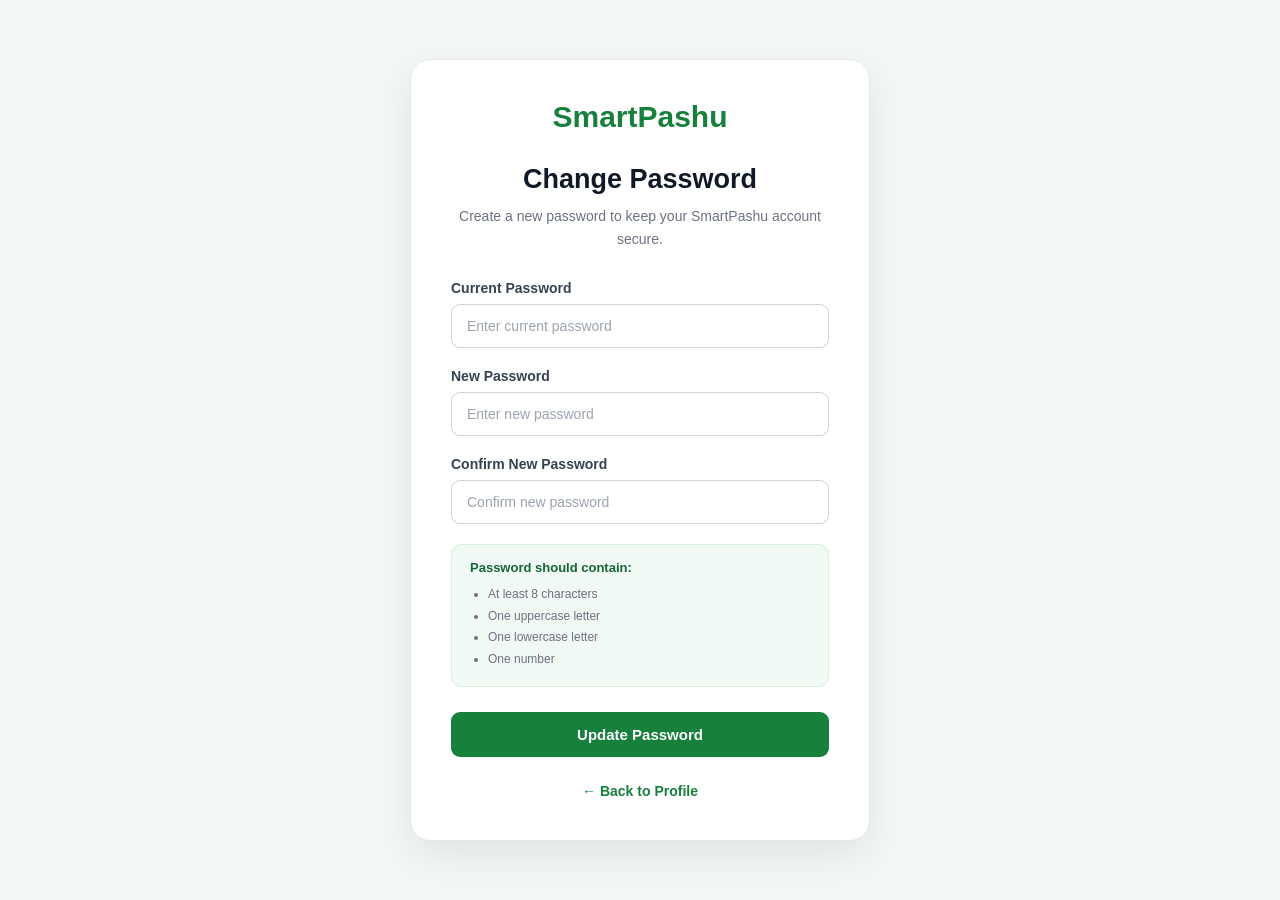
<file: Profile/change.html>
<!DOCTYPE html>
<html lang="en">

<head>
    <meta charset="UTF-8">
    <meta name="viewport" content="width=device-width, initial-scale=1.0">

    <title>SmartPashu - Change Password</title>

    <link rel="stylesheet" href="chpass.css">
</head>

<body>

    <main>

        <div class="password-container">

            <!-- Logo -->
            <div class="logo">
                <h1>SmartPashu</h1>
            </div>


            <!-- Heading -->
            <div class="page-heading">

                <h2>Change Password</h2>

                <p>
                    Create a new password to keep your
                    SmartPashu account secure.
                </p>

            </div>


            <!-- Change Password Form -->
            <form action="/change-password" method="POST">

                <!-- Current Password -->
                <div class="form-group">

                    <label for="currentPassword">
                        Current Password
                    </label>

                    <input
                        type="password"
                        id="currentPassword"
                        name="currentPassword"
                        placeholder="Enter current password"
                        required
                    >

                </div>


                <!-- New Password -->
                <div class="form-group">

                    <label for="newPassword">
                        New Password
                    </label>

                    <input
                        type="password"
                        id="newPassword"
                        name="newPassword"
                        placeholder="Enter new password"
                        required
                    >

                </div>


                <!-- Confirm Password -->
                <div class="form-group">

                    <label for="confirmPassword">
                        Confirm New Password
                    </label>

                    <input
                        type="password"
                        id="confirmPassword"
                        name="confirmPassword"
                        placeholder="Confirm new password"
                        required
                    >

                </div>


                <!-- Password Requirements -->
                <div class="password-info">

                    <h4>Password should contain:</h4>

                    <ul>
                        <li>At least 8 characters</li>
                        <li>One uppercase letter</li>
                        <li>One lowercase letter</li>
                        <li>One number</li>
                    </ul>

                </div>


                <!-- Submit -->
                <button type="submit">
                    Update Password
                </button>

            </form>


            <!-- Back -->
            <div class="back-link">

                <a href="profile.html">
                    ← Back to Profile
                </a>

            </div>

        </div>

    </main>

</body>

</html>
</file>
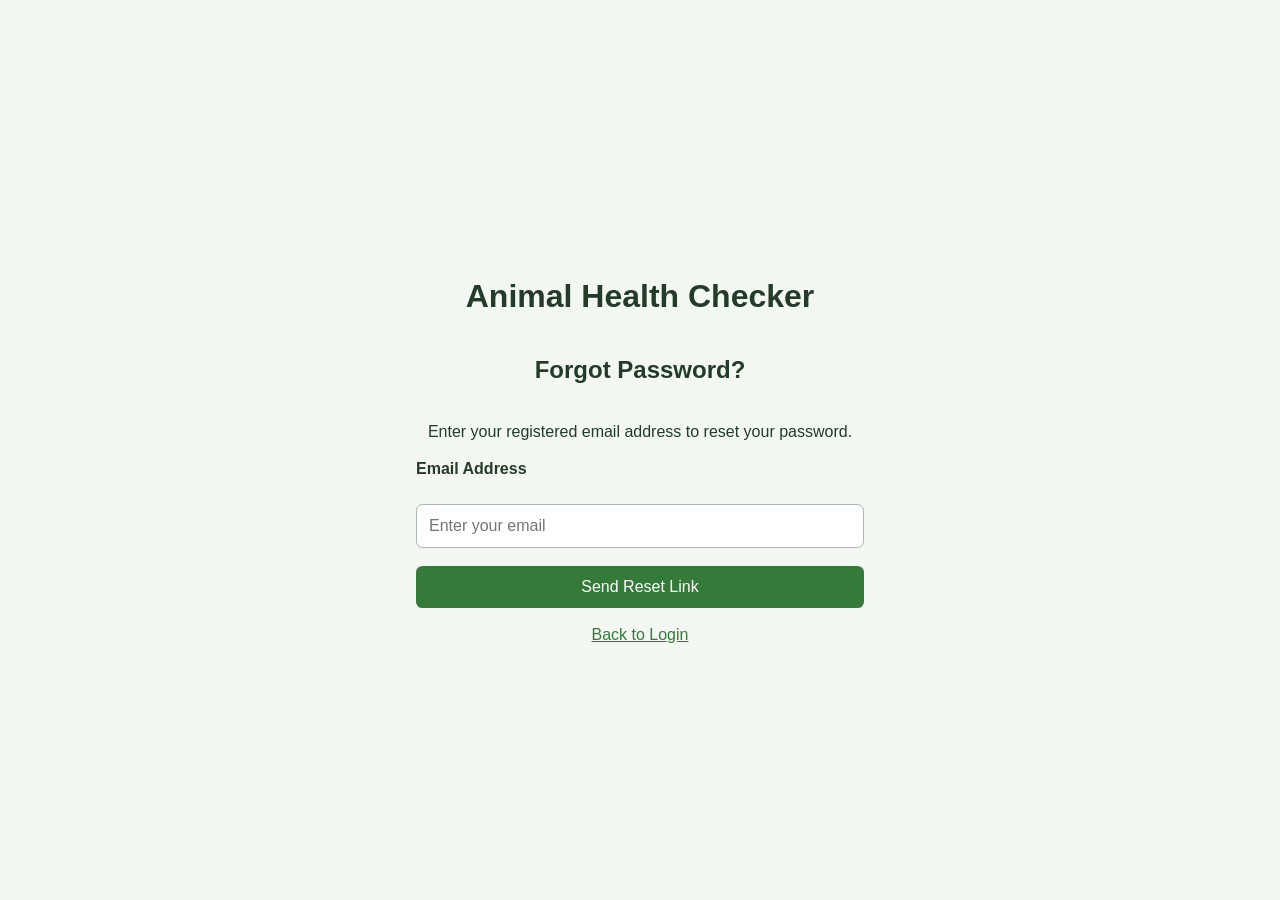
<file: web login and Register/forgot.html>
<!DOCTYPE html>
<html lang="en">
<head>
    <meta charset="UTF-8">
    <meta name="viewport" content="width=device-width, initial-scale=1.0">
    <title>Forgot Password</title>
    <link rel="stylesheet" href="style.css">
</head>

<body>

    <h1>Animal Health Checker</h1>

    <h2>Forgot Password?</h2>

    <p>
        Enter your registered email address to reset your password.
    </p>

    <form action="/forgot.html" method="POST">

        <label for="email">Email Address</label>
        <br>

        <input
            type="email"
            id="email"
            name="email"
            placeholder="Enter your email"
            required
        >

        <br><br>

        <button type="submit">
            Send Reset Link
        </button>

    </form>

    <br>

    <a href="login.html">Back to Login</a>

</body>
</html>
</file>
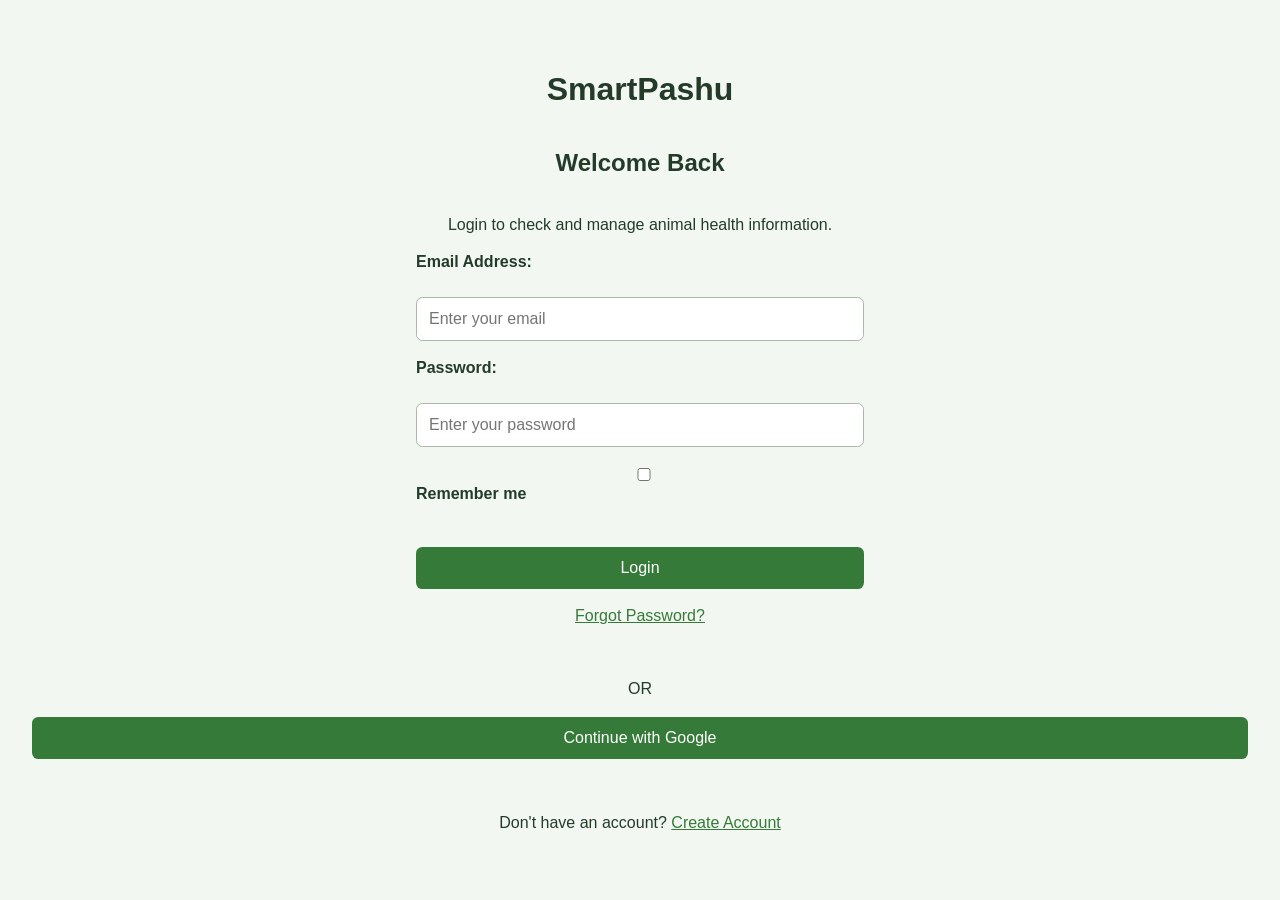
<file: web login and Register/login.html>
<!DOCTYPE html>
<html lang="en">
<head>
    <meta charset="UTF-8">
    <meta name="viewport" content="width=device-width, initial-scale=1.0">
    <title>SmartPashu - Login</title>
    <link rel="stylesheet" href="style.css">
</head>

<body>

    <h1>SmartPashu</h1>
    <h2>Welcome Back</h2>

    <p>Login to check and manage animal health information.</p>

    <form action="/login" method="POST">

        <label for="email">Email Address:</label>
        <br>
        <input
            type="email"
            id="email"
            name="email"
            placeholder="Enter your email"
            required
        >

        <br><br>

        <label for="password">Password:</label>
        <br>
        <input
            type="password"
            id="password"
            name="password"
            placeholder="Enter your password"
            required
        >

        <br><br>

        <input
            type="checkbox"
            id="remember"
            name="remember"
        >
        <label for="remember">Remember me</label>

        <br><br>

        <button type="submit">Login</button>

    </form>

    <br>

    <a href="forgot.html">Forgot Password?</a>

    <br><br>

    <p>OR</p>

    <button type="button" onclick="googleLogin()">
        Continue with Google
    </button>

    <br><br>

    <p>
        Don't have an account?
        <a href="register.html">Create Account</a>
    </p>

</body>
</html>
</file>
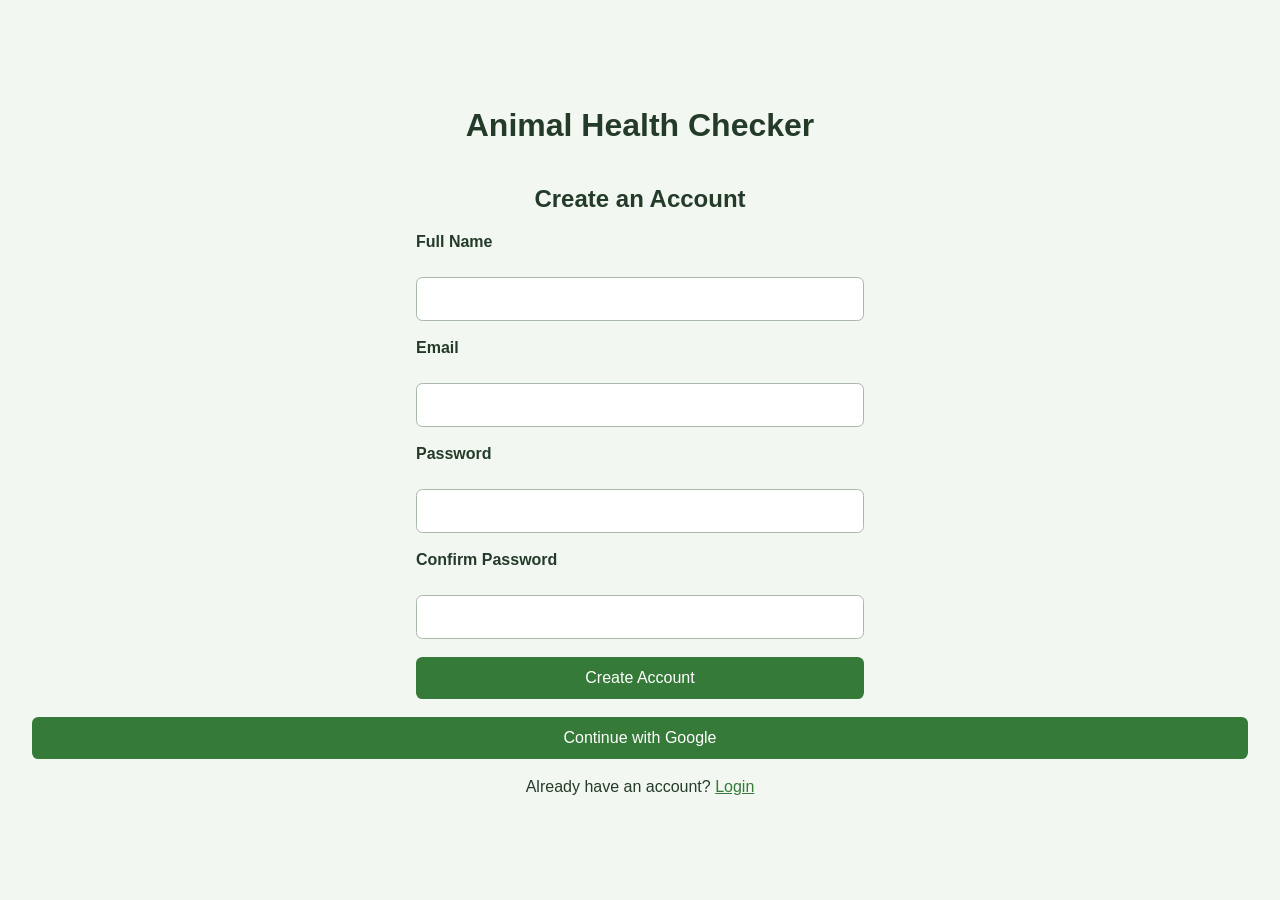
<file: web login and Register/register.html>
<!DOCTYPE html>
<html lang="en">
<head>
    <meta charset="UTF-8">
    <meta name="viewport" content="width=device-width, initial-scale=1.0">
    <title>Create Account</title>
    <link rel="stylesheet" href="style.css">
</head>

<body>

    <h1>Animal Health Checker</h1>

    <h2>Create an Account</h2>

    <form action="/register" method="POST">

        <label>Full Name</label>
        <br>
        <input type="text" name="name" required>

        <br><br>

        <label>Email</label>
        <br>
        <input type="email" name="email" required>

        <br><br>

        <label>Password</label>
        <br>
        <input type="password" name="password" required>

        <br><br>

        <label>Confirm Password</label>
        <br>
        <input type="password" name="confirmPassword" required>

        <br><br>

        <button type="submit">Create Account</button>

    </form>

    <br>

    <button type="button">
        Continue with Google
    </button>

    <p>
        Already have an account?
        <a href="login.html">Login</a>
    </p>

</body>
</html>
</file>
<file: Profile/chpass.css>
/* =====================================
   SmartPashu - Change Password
   ===================================== */

* {
    margin: 0;
    padding: 0;
    box-sizing: border-box;
}

body {
    font-family: Arial, Helvetica, sans-serif;
    background: #f4f8f5;
    color: #1f2937;
    min-height: 100vh;
}


/* =====================================
   MAIN
   ===================================== */

main {
    min-height: 100vh;

    display: flex;
    align-items: center;
    justify-content: center;

    padding: 30px 20px;
}


/* =====================================
   PASSWORD CONTAINER
   ===================================== */

.password-container {
    width: 100%;
    max-width: 460px;

    background: #ffffff;

    padding: 40px;

    border-radius: 20px;

    border: 1px solid #e5e7eb;

    box-shadow:
        0 15px 40px rgba(0, 0, 0, 0.08);
}


/* =====================================
   LOGO
   ===================================== */

.logo {
    text-align: center;

    margin-bottom: 30px;
}

.logo h1 {
    color: #16803c;

    font-size: 30px;

    font-weight: 700;
}


/* =====================================
   HEADING
   ===================================== */

.page-heading {
    text-align: center;

    margin-bottom: 30px;
}

.page-heading h2 {
    color: #111827;

    font-size: 27px;

    margin-bottom: 10px;
}

.page-heading p {
    color: #6b7280;

    font-size: 14px;

    line-height: 1.6;
}


/* =====================================
   FORM
   ===================================== */

.form-group {
    margin-bottom: 20px;
}

.form-group label {
    display: block;

    margin-bottom: 8px;

    color: #374151;

    font-size: 14px;

    font-weight: 600;
}

.form-group input {
    width: 100%;

    padding: 13px 15px;

    border: 1px solid #d1d5db;

    border-radius: 9px;

    background: #ffffff;

    color: #111827;

    font-size: 14px;

    outline: none;

    transition: 0.25s;
}

.form-group input::placeholder {
    color: #9ca3af;
}

.form-group input:focus {
    border-color: #16803c;

    box-shadow:
        0 0 0 3px rgba(22, 128, 60, 0.12);
}


/* =====================================
   PASSWORD INFORMATION
   ===================================== */

.password-info {
    background: #f0f9f3;

    border: 1px solid #d7efdd;

    border-radius: 10px;

    padding: 15px 18px;

    margin: 5px 0 25px;
}

.password-info h4 {
    color: #166534;

    font-size: 13px;

    margin-bottom: 9px;
}

.password-info ul {
    padding-left: 18px;

    color: #6b7280;

    font-size: 12px;

    line-height: 1.8;
}


/* =====================================
   UPDATE BUTTON
   ===================================== */

form > button {
    width: 100%;

    padding: 14px;

    border: none;

    border-radius: 9px;

    background: #16803c;

    color: #ffffff;

    font-size: 15px;

    font-weight: 600;

    cursor: pointer;

    transition: 0.25s;
}

form > button:hover {
    background: #116b31;

    transform: translateY(-1px);

    box-shadow:
        0 5px 15px rgba(22, 128, 60, 0.2);
}

form > button:active {
    transform: translateY(0);
}


/* =====================================
   BACK TO PROFILE
   ===================================== */

.back-link {
    text-align: center;

    margin-top: 25px;
}

.back-link a {
    color: #16803c;

    text-decoration: none;

    font-size: 14px;

    font-weight: 600;

    transition: 0.2s;
}

.back-link a:hover {
    text-decoration: underline;
}


/* =====================================
   MOBILE
   ===================================== */

@media (max-width: 520px) {

    main {
        padding: 20px 15px;
    }

    .password-container {
        padding: 30px 22px;

        border-radius: 16px;
    }

    .logo h1 {
        font-size: 26px;
    }

    .page-heading h2 {
        font-size: 24px;
    }

}
</file>
<file: web login and Register/style.css>
* {
    box-sizing: border-box;
}

body {
    margin: 0;
    min-height: 100vh;
    display: flex;
    flex-direction: column;
    align-items: center;
    justify-content: center;
    padding: 2rem;
    font-family: Arial, sans-serif;
    color: #243b2a;
    background: #f2f8f1;
}

h1,
h2,
p,
form,
a {
    width: min(100%, 28rem);
}

h1,
h2 {
    text-align: center;
}

p {
    text-align: center;
    line-height: 1.5;
}

label {
    display: block;
    margin-bottom: 0.5rem;
    font-weight: 600;
}

input {
    width: 100%;
    padding: 0.75rem;
    border: 1px solid #aab8aa;
    border-radius: 0.4rem;
    font-size: 1rem;
}

button {
    width: 100%;
    padding: 0.75rem;
    border: 0;
    border-radius: 0.4rem;
    color: #fff;
    background: #357a38;
    cursor: pointer;
    font-size: 1rem;
}

button:hover {
    background: #28602b;
}

a {
    text-align: center;
    color: #357a38;
}
</file>
